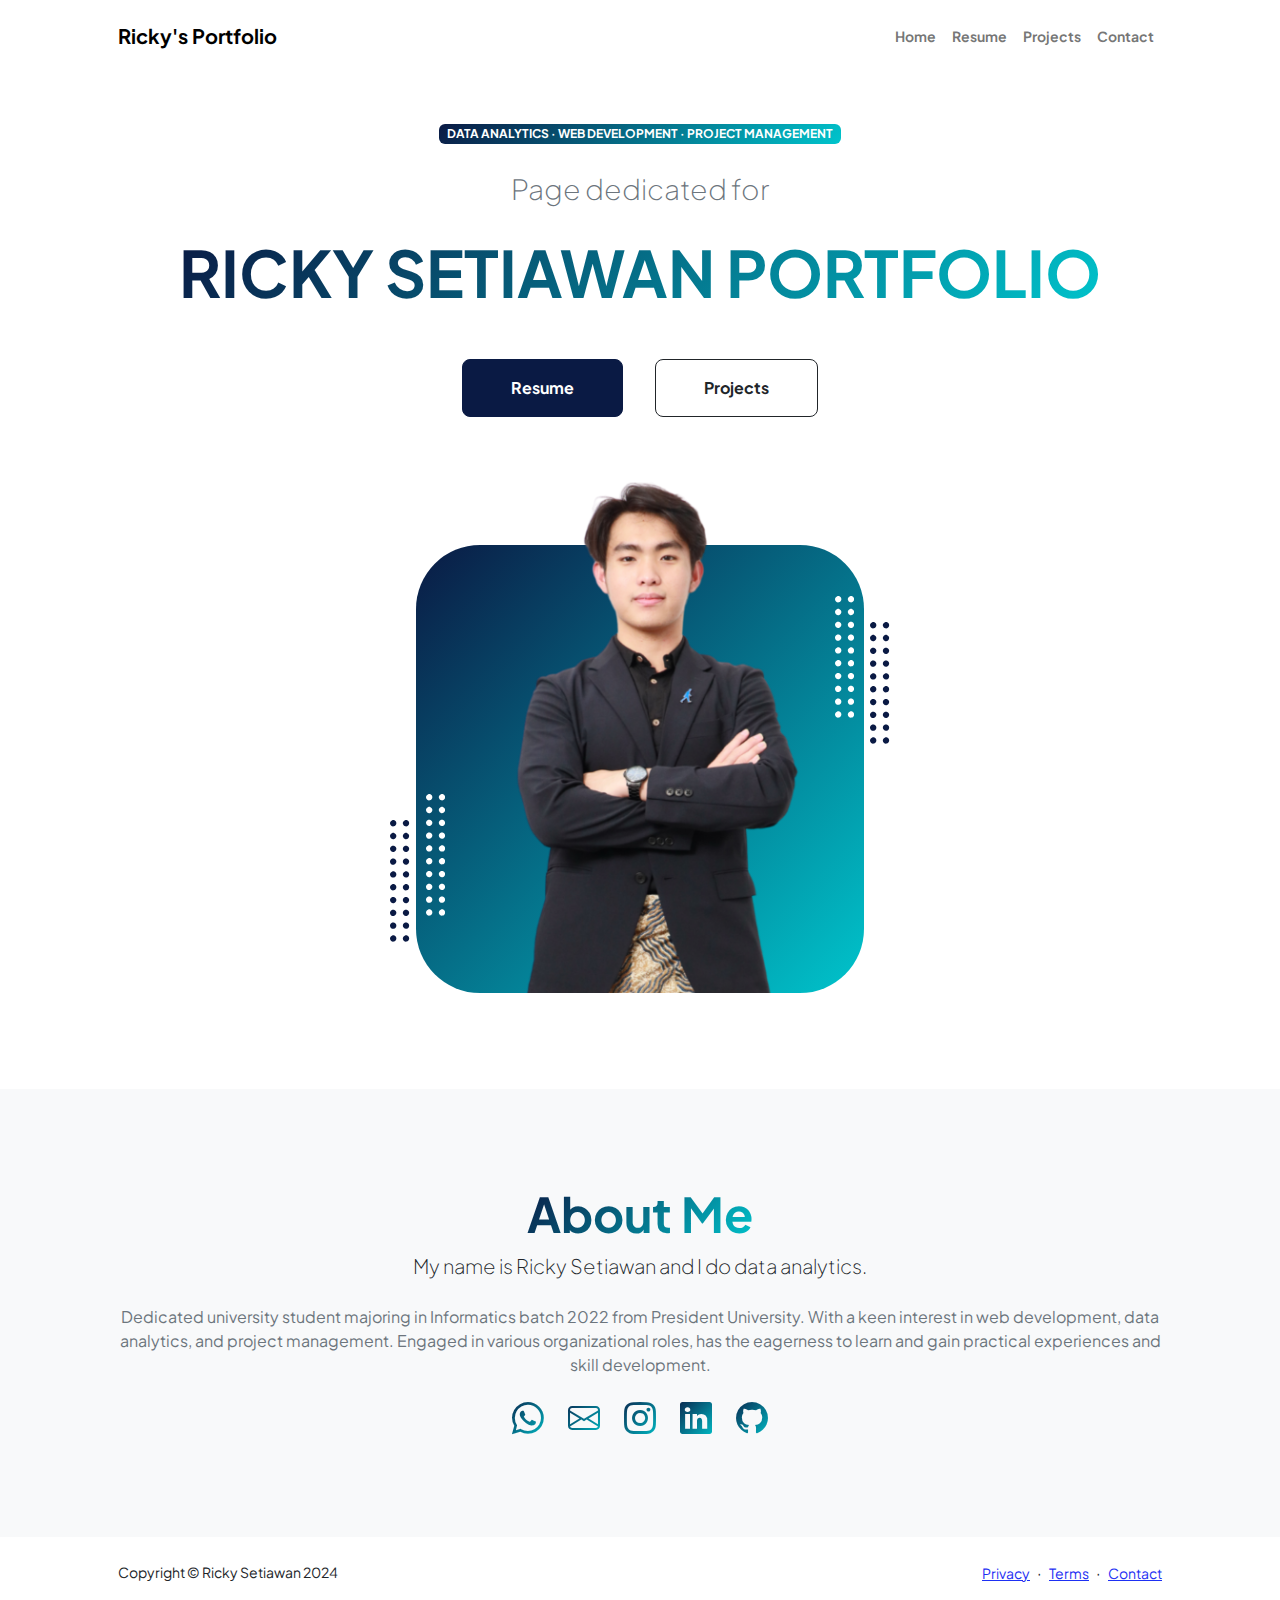
<file: index.html>
<!DOCTYPE html>
<html lang="en" data-bs-theme="dark">
    <head>
        <meta charset="utf-8" />
        <meta name="viewport" content="width=device-width, initial-scale=1, shrink-to-fit=no" />
        <meta name="description" content="" />
        <meta name="author" content="" />
        <title>Personal - Start Bootstrap Theme</title>
        <!-- Favicon-->
        <link rel="icon" type="image/x-icon" href="assets/favicon.ico" />
        <!-- Custom Google font-->
        <link rel="preconnect" href="https://fonts.googleapis.com" />
        <link rel="preconnect" href="https://fonts.gstatic.com" crossorigin />
        <link href="https://fonts.googleapis.com/css2?family=Plus+Jakarta+Sans:wght@100;200;300;400;500;600;700;800;900&amp;display=swap" rel="stylesheet" />
        <!-- Bootstrap icons-->
        <link href="https://cdn.jsdelivr.net/npm/bootstrap@5.3.3/dist/css/bootstrap.min.css" rel="stylesheet" integrity="sha384-QWTKZyjpPEjISv5WaRU9OFeRpok6YctnYmDr5pNlyT2bRjXh0JMhjY6hW+ALEwIH" crossorigin="anonymous">
        <link href="https://cdn.jsdelivr.net/npm/bootstrap-icons@1.8.1/font/bootstrap-icons.css" rel="stylesheet" />
        <!-- Core theme CSS (includes Bootstrap)-->
        <link href="css/styles.css" rel="stylesheet" />
    </head>
    <body class="d-flex flex-column h-100">
        <main class="flex-shrink-0">
            <!-- Navigation-->
            <nav class="navbar navbar-expand-lg navbar-light bg-white py-3">
                <div class="container px-5">
                    <a class="navbar-brand" href="index.html"><span class="fw-bolder text-primary">Ricky's Portfolio</span></a>
                    <button class="navbar-toggler" type="button" data-bs-toggle="collapse" data-bs-target="#navbarSupportedContent" aria-controls="navbarSupportedContent" aria-expanded="false" aria-label="Toggle navigation"><span class="navbar-toggler-icon"></span></button>
                    <div class="collapse navbar-collapse" id="navbarSupportedContent">
                        <ul class="navbar-nav ms-auto mb-2 mb-lg-0 small fw-bolder">
                            <li class="nav-item"><a class="nav-link" href="index.html">Home</a></li>
                            <li class="nav-item"><a class="nav-link" href="resume.html">Resume</a></li>
                            <li class="nav-item"><a class="nav-link" href="projects.html">Projects</a></li>
                            <li class="nav-item"><a class="nav-link" href="#contactblock">Contact</a></li>
                        </ul>
                    </div>
                </div>
            </nav>
            <!-- Header-->
            <header class="py-5">
                <div class="container px-5 pb-5">
                    <div class="row gx-5 align-items-center">
                        <div class="col-xxl-5">
                            <!-- Header text content-->
                            <div class="text-center text-xxl-start">
                                <div class="badge bg-gradient-primary-to-secondary text-white mb-4"><div class="text-uppercase">Data analytics &middot; Web Development &middot; Project Management</div></div>
                                <div class="fs-3 fw-light text-muted">Page dedicated for</div><br>
                                <h1 class="display-3 fw-bolder mb-5"><span class="text-gradient d-inline">RICKY SETIAWAN PORTFOLIO</span></h1>
                                <div class="d-grid gap-3 d-sm-flex justify-content-sm-center justify-content-xxl-start mb-3">
                                    <a class="btn btn-primary btn-lg px-5 py-3 me-sm-3 fs-6 fw-bolder" href="resume.html">Resume</a>
                                    <a class="btn btn-outline-dark btn-lg px-5 py-3 fs-6 fw-bolder" href="projects.html">Projects</a>
                                </div>
                            </div>
                        </div>
                        <div class="col-xxl-7">
                            <!-- Header profile picture-->
                            <div class="d-flex justify-content-center mt-5 mt-xxl-0">
                                <div class="profile bg-gradient-primary-to-secondary">
                                    <!-- TIP: For best results, use a photo with a transparent background like the demo example below-->
                                    <!-- Watch a tutorial on how to do this on YouTube (link)-->
                                    <img class="profile-img" src="assets/ricky png web.png" alt="..." />
                                    <div class="dots-1">
                                        <!-- SVG Dots-->
                                        <svg version="1.1" xmlns="http://www.w3.org/2000/svg" xmlns:xlink="http://www.w3.org/1999/xlink" x="0px" y="0px" viewBox="0 0 191.6 1215.4" style="enable-background: new 0 0 191.6 1215.4" xml:space="preserve">
                                            <g transform="translate(0.000000,1280.000000) scale(0.100000,-0.100000)">
                                                <path d="M227.7,12788.6c-105-35-200-141-222-248c-43-206,163-412,369-369c155,32,275,190,260,339c-11,105-90,213-190,262        C383.7,12801.6,289.7,12808.6,227.7,12788.6z"></path>
                                                <path d="M1507.7,12788.6c-151-50-253-216-222-362c25-119,136-230,254-255c194-41,395,142,375,339c-11,105-90,213-190,262        C1663.7,12801.6,1569.7,12808.6,1507.7,12788.6z"></path>
                                                <path d="M227.7,11508.6c-105-35-200-141-222-248c-43-206,163-412,369-369c155,32,275,190,260,339c-11,105-90,213-190,262        C383.7,11521.6,289.7,11528.6,227.7,11508.6z"></path>
                                                <path d="M1507.7,11508.6c-151-50-253-216-222-362c25-119,136-230,254-255c194-41,395,142,375,339c-11,105-90,213-190,262        C1663.7,11521.6,1569.7,11528.6,1507.7,11508.6z"></path>
                                                <path d="M227.7,10228.6c-105-35-200-141-222-248c-43-206,163-412,369-369c155,32,275,190,260,339c-11,105-90,213-190,262        C383.7,10241.6,289.7,10248.6,227.7,10228.6z"></path>
                                                <path d="M1507.7,10228.6c-105-35-200-141-222-248c-43-206,163-412,369-369c155,32,275,190,260,339c-11,105-90,213-190,262        C1663.7,10241.6,1569.7,10248.6,1507.7,10228.6z"></path>
                                                <path d="M227.7,8948.6c-105-35-200-141-222-248c-43-206,163-412,369-369c155,32,275,190,260,339c-11,105-90,213-190,262        C383.7,8961.6,289.7,8968.6,227.7,8948.6z"></path>
                                                <path d="M1507.7,8948.6c-105-35-200-141-222-248c-43-206,163-412,369-369c155,32,275,190,260,339c-11,105-90,213-190,262        C1663.7,8961.6,1569.7,8968.6,1507.7,8948.6z"></path>
                                                <path d="M227.7,7668.6c-105-35-200-141-222-248c-43-206,163-412,369-369c155,32,275,190,260,339c-11,105-90,213-190,262        C383.7,7681.6,289.7,7688.6,227.7,7668.6z"></path>
                                                <path d="M1507.7,7668.6c-105-35-200-141-222-248c-43-206,163-412,369-369c155,32,275,190,260,339c-11,105-90,213-190,262        C1663.7,7681.6,1569.7,7688.6,1507.7,7668.6z"></path>
                                                <path d="M227.7,6388.6c-105-35-200-141-222-248c-43-206,163-412,369-369c155,32,275,190,260,339c-11,105-90,213-190,262        C383.7,6401.6,289.7,6408.6,227.7,6388.6z"></path>
                                                <path d="M1507.7,6388.6c-105-35-200-141-222-248c-43-206,163-412,369-369c155,32,275,190,260,339c-11,105-90,213-190,262        C1663.7,6401.6,1569.7,6408.6,1507.7,6388.6z"></path>
                                                <path d="M227.7,5108.6c-105-35-200-141-222-248c-43-206,163-412,369-369c155,32,275,190,260,339c-11,105-90,213-190,262        C383.7,5121.6,289.7,5128.6,227.7,5108.6z"></path>
                                                <path d="M1507.7,5108.6c-105-35-200-141-222-248c-43-206,163-412,369-369c155,32,275,190,260,339c-11,105-90,213-190,262        C1663.7,5121.6,1569.7,5128.6,1507.7,5108.6z"></path>
                                                <path d="M227.7,3828.6c-105-35-200-141-222-248c-43-206,163-412,369-369c155,32,275,190,260,339c-11,105-90,213-190,262        C383.7,3841.6,289.7,3848.6,227.7,3828.6z"></path>
                                                <path d="M1507.7,3828.6c-105-35-200-141-222-248c-43-206,163-412,369-369c155,32,275,190,260,339c-11,105-90,213-190,262        C1663.7,3841.6,1569.7,3848.6,1507.7,3828.6z"></path>
                                                <path d="M227.7,2548.6c-105-35-200-141-222-248c-43-206,163-412,369-369c155,32,275,190,260,339c-11,105-90,213-190,262        C383.7,2561.6,289.7,2568.6,227.7,2548.6z"></path>
                                                <path d="M1507.7,2548.6c-105-35-200-141-222-248c-43-206,163-412,369-369c155,32,275,190,260,339c-11,105-90,213-190,262        C1663.7,2561.6,1569.7,2568.6,1507.7,2548.6z"></path>
                                                <path d="M227.7,1268.6c-105-35-200-141-222-248c-43-206,163-412,369-369c155,32,275,190,260,339c-11,105-90,213-190,262        C383.7,1281.6,289.7,1288.6,227.7,1268.6z"></path>
                                                <path d="M1507.7,1268.6c-105-35-200-141-222-248c-43-206,163-412,369-369c155,32,275,190,260,339c-11,105-90,213-190,262        C1663.7,1281.6,1569.7,1288.6,1507.7,1268.6z"></path>
                                            </g>
                                        </svg>
                                        <!-- END of SVG dots-->
                                    </div>
                                    <div class="dots-2">
                                        <!-- SVG Dots-->
                                        <svg version="1.1" xmlns="http://www.w3.org/2000/svg" xmlns:xlink="http://www.w3.org/1999/xlink" x="0px" y="0px" viewBox="0 0 191.6 1215.4" style="enable-background: new 0 0 191.6 1215.4" xml:space="preserve">
                                            <g transform="translate(0.000000,1280.000000) scale(0.100000,-0.100000)">
                                                <path d="M227.7,12788.6c-105-35-200-141-222-248c-43-206,163-412,369-369c155,32,275,190,260,339c-11,105-90,213-190,262        C383.7,12801.6,289.7,12808.6,227.7,12788.6z"></path>
                                                <path d="M1507.7,12788.6c-151-50-253-216-222-362c25-119,136-230,254-255c194-41,395,142,375,339c-11,105-90,213-190,262        C1663.7,12801.6,1569.7,12808.6,1507.7,12788.6z"></path>
                                                <path d="M227.7,11508.6c-105-35-200-141-222-248c-43-206,163-412,369-369c155,32,275,190,260,339c-11,105-90,213-190,262        C383.7,11521.6,289.7,11528.6,227.7,11508.6z"></path>
                                                <path d="M1507.7,11508.6c-151-50-253-216-222-362c25-119,136-230,254-255c194-41,395,142,375,339c-11,105-90,213-190,262        C1663.7,11521.6,1569.7,11528.6,1507.7,11508.6z"></path>
                                                <path d="M227.7,10228.6c-105-35-200-141-222-248c-43-206,163-412,369-369c155,32,275,190,260,339c-11,105-90,213-190,262        C383.7,10241.6,289.7,10248.6,227.7,10228.6z"></path>
                                                <path d="M1507.7,10228.6c-105-35-200-141-222-248c-43-206,163-412,369-369c155,32,275,190,260,339c-11,105-90,213-190,262        C1663.7,10241.6,1569.7,10248.6,1507.7,10228.6z"></path>
                                                <path d="M227.7,8948.6c-105-35-200-141-222-248c-43-206,163-412,369-369c155,32,275,190,260,339c-11,105-90,213-190,262        C383.7,8961.6,289.7,8968.6,227.7,8948.6z"></path>
                                                <path d="M1507.7,8948.6c-105-35-200-141-222-248c-43-206,163-412,369-369c155,32,275,190,260,339c-11,105-90,213-190,262        C1663.7,8961.6,1569.7,8968.6,1507.7,8948.6z"></path>
                                                <path d="M227.7,7668.6c-105-35-200-141-222-248c-43-206,163-412,369-369c155,32,275,190,260,339c-11,105-90,213-190,262        C383.7,7681.6,289.7,7688.6,227.7,7668.6z"></path>
                                                <path d="M1507.7,7668.6c-105-35-200-141-222-248c-43-206,163-412,369-369c155,32,275,190,260,339c-11,105-90,213-190,262        C1663.7,7681.6,1569.7,7688.6,1507.7,7668.6z"></path>
                                                <path d="M227.7,6388.6c-105-35-200-141-222-248c-43-206,163-412,369-369c155,32,275,190,260,339c-11,105-90,213-190,262        C383.7,6401.6,289.7,6408.6,227.7,6388.6z"></path>
                                                <path d="M1507.7,6388.6c-105-35-200-141-222-248c-43-206,163-412,369-369c155,32,275,190,260,339c-11,105-90,213-190,262        C1663.7,6401.6,1569.7,6408.6,1507.7,6388.6z"></path>
                                                <path d="M227.7,5108.6c-105-35-200-141-222-248c-43-206,163-412,369-369c155,32,275,190,260,339c-11,105-90,213-190,262        C383.7,5121.6,289.7,5128.6,227.7,5108.6z"></path>
                                                <path d="M1507.7,5108.6c-105-35-200-141-222-248c-43-206,163-412,369-369c155,32,275,190,260,339c-11,105-90,213-190,262        C1663.7,5121.6,1569.7,5128.6,1507.7,5108.6z"></path>
                                                <path d="M227.7,3828.6c-105-35-200-141-222-248c-43-206,163-412,369-369c155,32,275,190,260,339c-11,105-90,213-190,262        C383.7,3841.6,289.7,3848.6,227.7,3828.6z"></path>
                                                <path d="M1507.7,3828.6c-105-35-200-141-222-248c-43-206,163-412,369-369c155,32,275,190,260,339c-11,105-90,213-190,262        C1663.7,3841.6,1569.7,3848.6,1507.7,3828.6z"></path>
                                                <path d="M227.7,2548.6c-105-35-200-141-222-248c-43-206,163-412,369-369c155,32,275,190,260,339c-11,105-90,213-190,262        C383.7,2561.6,289.7,2568.6,227.7,2548.6z"></path>
                                                <path d="M1507.7,2548.6c-105-35-200-141-222-248c-43-206,163-412,369-369c155,32,275,190,260,339c-11,105-90,213-190,262        C1663.7,2561.6,1569.7,2568.6,1507.7,2548.6z"></path>
                                                <path d="M227.7,1268.6c-105-35-200-141-222-248c-43-206,163-412,369-369c155,32,275,190,260,339c-11,105-90,213-190,262        C383.7,1281.6,289.7,1288.6,227.7,1268.6z"></path>
                                                <path d="M1507.7,1268.6c-105-35-200-141-222-248c-43-206,163-412,369-369c155,32,275,190,260,339c-11,105-90,213-190,262        C1663.7,1281.6,1569.7,1288.6,1507.7,1268.6z"></path>
                                            </g>
                                        </svg>
                                        <!-- END of SVG dots-->
                                    </div>
                                    <div class="dots-3">
                                        <!-- SVG Dots-->
                                        <svg version="1.1" xmlns="http://www.w3.org/2000/svg" xmlns:xlink="http://www.w3.org/1999/xlink" x="0px" y="0px" viewBox="0 0 191.6 1215.4" style="enable-background: new 0 0 191.6 1215.4" xml:space="preserve">
                                            <g transform="translate(0.000000,1280.000000) scale(0.100000,-0.100000)">
                                                <path d="M227.7,12788.6c-105-35-200-141-222-248c-43-206,163-412,369-369c155,32,275,190,260,339c-11,105-90,213-190,262        C383.7,12801.6,289.7,12808.6,227.7,12788.6z"></path>
                                                <path d="M1507.7,12788.6c-151-50-253-216-222-362c25-119,136-230,254-255c194-41,395,142,375,339c-11,105-90,213-190,262        C1663.7,12801.6,1569.7,12808.6,1507.7,12788.6z"></path>
                                                <path d="M227.7,11508.6c-105-35-200-141-222-248c-43-206,163-412,369-369c155,32,275,190,260,339c-11,105-90,213-190,262        C383.7,11521.6,289.7,11528.6,227.7,11508.6z"></path>
                                                <path d="M1507.7,11508.6c-151-50-253-216-222-362c25-119,136-230,254-255c194-41,395,142,375,339c-11,105-90,213-190,262        C1663.7,11521.6,1569.7,11528.6,1507.7,11508.6z"></path>
                                                <path d="M227.7,10228.6c-105-35-200-141-222-248c-43-206,163-412,369-369c155,32,275,190,260,339c-11,105-90,213-190,262        C383.7,10241.6,289.7,10248.6,227.7,10228.6z"></path>
                                                <path d="M1507.7,10228.6c-105-35-200-141-222-248c-43-206,163-412,369-369c155,32,275,190,260,339c-11,105-90,213-190,262        C1663.7,10241.6,1569.7,10248.6,1507.7,10228.6z"></path>
                                                <path d="M227.7,8948.6c-105-35-200-141-222-248c-43-206,163-412,369-369c155,32,275,190,260,339c-11,105-90,213-190,262        C383.7,8961.6,289.7,8968.6,227.7,8948.6z"></path>
                                                <path d="M1507.7,8948.6c-105-35-200-141-222-248c-43-206,163-412,369-369c155,32,275,190,260,339c-11,105-90,213-190,262        C1663.7,8961.6,1569.7,8968.6,1507.7,8948.6z"></path>
                                                <path d="M227.7,7668.6c-105-35-200-141-222-248c-43-206,163-412,369-369c155,32,275,190,260,339c-11,105-90,213-190,262        C383.7,7681.6,289.7,7688.6,227.7,7668.6z"></path>
                                                <path d="M1507.7,7668.6c-105-35-200-141-222-248c-43-206,163-412,369-369c155,32,275,190,260,339c-11,105-90,213-190,262        C1663.7,7681.6,1569.7,7688.6,1507.7,7668.6z"></path>
                                                <path d="M227.7,6388.6c-105-35-200-141-222-248c-43-206,163-412,369-369c155,32,275,190,260,339c-11,105-90,213-190,262        C383.7,6401.6,289.7,6408.6,227.7,6388.6z"></path>
                                                <path d="M1507.7,6388.6c-105-35-200-141-222-248c-43-206,163-412,369-369c155,32,275,190,260,339c-11,105-90,213-190,262        C1663.7,6401.6,1569.7,6408.6,1507.7,6388.6z"></path>
                                                <path d="M227.7,5108.6c-105-35-200-141-222-248c-43-206,163-412,369-369c155,32,275,190,260,339c-11,105-90,213-190,262        C383.7,5121.6,289.7,5128.6,227.7,5108.6z"></path>
                                                <path d="M1507.7,5108.6c-105-35-200-141-222-248c-43-206,163-412,369-369c155,32,275,190,260,339c-11,105-90,213-190,262        C1663.7,5121.6,1569.7,5128.6,1507.7,5108.6z"></path>
                                                <path d="M227.7,3828.6c-105-35-200-141-222-248c-43-206,163-412,369-369c155,32,275,190,260,339c-11,105-90,213-190,262        C383.7,3841.6,289.7,3848.6,227.7,3828.6z"></path>
                                                <path d="M1507.7,3828.6c-105-35-200-141-222-248c-43-206,163-412,369-369c155,32,275,190,260,339c-11,105-90,213-190,262        C1663.7,3841.6,1569.7,3848.6,1507.7,3828.6z"></path>
                                                <path d="M227.7,2548.6c-105-35-200-141-222-248c-43-206,163-412,369-369c155,32,275,190,260,339c-11,105-90,213-190,262        C383.7,2561.6,289.7,2568.6,227.7,2548.6z"></path>
                                                <path d="M1507.7,2548.6c-105-35-200-141-222-248c-43-206,163-412,369-369c155,32,275,190,260,339c-11,105-90,213-190,262        C1663.7,2561.6,1569.7,2568.6,1507.7,2548.6z"></path>
                                                <path d="M227.7,1268.6c-105-35-200-141-222-248c-43-206,163-412,369-369c155,32,275,190,260,339c-11,105-90,213-190,262        C383.7,1281.6,289.7,1288.6,227.7,1268.6z"></path>
                                                <path d="M1507.7,1268.6c-105-35-200-141-222-248c-43-206,163-412,369-369c155,32,275,190,260,339c-11,105-90,213-190,262        C1663.7,1281.6,1569.7,1288.6,1507.7,1268.6z"></path>
                                            </g>
                                        </svg>
                                        <!-- END of SVG dots-->
                                    </div>
                                    <div class="dots-4">
                                        <!-- SVG Dots-->
                                        <svg version="1.1" xmlns="http://www.w3.org/2000/svg" xmlns:xlink="http://www.w3.org/1999/xlink" x="0px" y="0px" viewBox="0 0 191.6 1215.4" style="enable-background: new 0 0 191.6 1215.4" xml:space="preserve">
                                            <g transform="translate(0.000000,1280.000000) scale(0.100000,-0.100000)">
                                                <path d="M227.7,12788.6c-105-35-200-141-222-248c-43-206,163-412,369-369c155,32,275,190,260,339c-11,105-90,213-190,262        C383.7,12801.6,289.7,12808.6,227.7,12788.6z"></path>
                                                <path d="M1507.7,12788.6c-151-50-253-216-222-362c25-119,136-230,254-255c194-41,395,142,375,339c-11,105-90,213-190,262        C1663.7,12801.6,1569.7,12808.6,1507.7,12788.6z"></path>
                                                <path d="M227.7,11508.6c-105-35-200-141-222-248c-43-206,163-412,369-369c155,32,275,190,260,339c-11,105-90,213-190,262        C383.7,11521.6,289.7,11528.6,227.7,11508.6z"></path>
                                                <path d="M1507.7,11508.6c-151-50-253-216-222-362c25-119,136-230,254-255c194-41,395,142,375,339c-11,105-90,213-190,262        C1663.7,11521.6,1569.7,11528.6,1507.7,11508.6z"></path>
                                                <path d="M227.7,10228.6c-105-35-200-141-222-248c-43-206,163-412,369-369c155,32,275,190,260,339c-11,105-90,213-190,262        C383.7,10241.6,289.7,10248.6,227.7,10228.6z"></path>
                                                <path d="M1507.7,10228.6c-105-35-200-141-222-248c-43-206,163-412,369-369c155,32,275,190,260,339c-11,105-90,213-190,262        C1663.7,10241.6,1569.7,10248.6,1507.7,10228.6z"></path>
                                                <path d="M227.7,8948.6c-105-35-200-141-222-248c-43-206,163-412,369-369c155,32,275,190,260,339c-11,105-90,213-190,262        C383.7,8961.6,289.7,8968.6,227.7,8948.6z"></path>
                                                <path d="M1507.7,8948.6c-105-35-200-141-222-248c-43-206,163-412,369-369c155,32,275,190,260,339c-11,105-90,213-190,262        C1663.7,8961.6,1569.7,8968.6,1507.7,8948.6z"></path>
                                                <path d="M227.7,7668.6c-105-35-200-141-222-248c-43-206,163-412,369-369c155,32,275,190,260,339c-11,105-90,213-190,262        C383.7,7681.6,289.7,7688.6,227.7,7668.6z"></path>
                                                <path d="M1507.7,7668.6c-105-35-200-141-222-248c-43-206,163-412,369-369c155,32,275,190,260,339c-11,105-90,213-190,262        C1663.7,7681.6,1569.7,7688.6,1507.7,7668.6z"></path>
                                                <path d="M227.7,6388.6c-105-35-200-141-222-248c-43-206,163-412,369-369c155,32,275,190,260,339c-11,105-90,213-190,262        C383.7,6401.6,289.7,6408.6,227.7,6388.6z"></path>
                                                <path d="M1507.7,6388.6c-105-35-200-141-222-248c-43-206,163-412,369-369c155,32,275,190,260,339c-11,105-90,213-190,262        C1663.7,6401.6,1569.7,6408.6,1507.7,6388.6z"></path>
                                                <path d="M227.7,5108.6c-105-35-200-141-222-248c-43-206,163-412,369-369c155,32,275,190,260,339c-11,105-90,213-190,262        C383.7,5121.6,289.7,5128.6,227.7,5108.6z"></path>
                                                <path d="M1507.7,5108.6c-105-35-200-141-222-248c-43-206,163-412,369-369c155,32,275,190,260,339c-11,105-90,213-190,262        C1663.7,5121.6,1569.7,5128.6,1507.7,5108.6z"></path>
                                                <path d="M227.7,3828.6c-105-35-200-141-222-248c-43-206,163-412,369-369c155,32,275,190,260,339c-11,105-90,213-190,262        C383.7,3841.6,289.7,3848.6,227.7,3828.6z"></path>
                                                <path d="M1507.7,3828.6c-105-35-200-141-222-248c-43-206,163-412,369-369c155,32,275,190,260,339c-11,105-90,213-190,262        C1663.7,3841.6,1569.7,3848.6,1507.7,3828.6z"></path>
                                                <path d="M227.7,2548.6c-105-35-200-141-222-248c-43-206,163-412,369-369c155,32,275,190,260,339c-11,105-90,213-190,262        C383.7,2561.6,289.7,2568.6,227.7,2548.6z"></path>
                                                <path d="M1507.7,2548.6c-105-35-200-141-222-248c-43-206,163-412,369-369c155,32,275,190,260,339c-11,105-90,213-190,262        C1663.7,2561.6,1569.7,2568.6,1507.7,2548.6z"></path>
                                                <path d="M227.7,1268.6c-105-35-200-141-222-248c-43-206,163-412,369-369c155,32,275,190,260,339c-11,105-90,213-190,262        C383.7,1281.6,289.7,1288.6,227.7,1268.6z"></path>
                                                <path d="M1507.7,1268.6c-105-35-200-141-222-248c-43-206,163-412,369-369c155,32,275,190,260,339c-11,105-90,213-190,262        C1663.7,1281.6,1569.7,1288.6,1507.7,1268.6z"></path>
                                            </g>
                                        </svg>
                                        <!-- END of SVG dots-->
                                    </div>
                                </div>
                            </div>
                        </div>
                    </div>
                </div>
            </header>
            <!-- About Section-->
            <section class="bg-light py-5">
                <div class="container px-5">
                    <div class="row gx-5 justify-content-center">
                        <div class="col-xxl-8">
                            <div class="text-center my-5">
                                <h2 class="display-5 fw-bolder"><span class="text-gradient d-inline">About Me</span></h2>
                                <p class="lead fw-light mb-4">My name is Ricky Setiawan and I do data analytics.</p>
                                <p class="text-muted">Dedicated university student majoring in Informatics batch 2022 from President University. With a keen interest in web development, data analytics, and project management. Engaged in various organizational roles, has the eagerness to learn and gain practical experiences and skill development.</p>
                                <div class="d-flex justify-content-center fs-2 gap-4">
                                    <a class="text-gradient" href="https://wa.me/+6282284364747"><i class="bi bi-whatsapp"></i></a>
                                    <a class="text-gradient" href="mailto:rickyxstwn@gmail.com"><i class="bi bi-envelope"></i></a> 
                                    <a class="text-gradient" href="https://www.instagram.com/rickyse_"><i class="bi bi-instagram"></i></a> 
                                    <a class="text-gradient" href="https://www.linkedin.com/in/ricky-setiawan1"><i class="bi bi-linkedin"></i></a>
                                    <a class="text-gradient" href="https://www.github.com/Rickyisongithub"><i class="bi bi-github"></i></a>
                                </div>
                            </div>
                        </div>
                    </div>
                </div>
            </section>
        </main>
        <!-- Footer-->
        <footer class="bg-white py-4 mt-auto" id="contactblock">
            <div class="container px-5">
                <div class="row align-items-center justify-content-between flex-column flex-sm-row">
                    <div class="col-auto"><div class="small m-0">Copyright &copy; Ricky Setiawan 2024</div></div>
                    <div class="col-auto">
                        <a class="small" href="#!">Privacy</a>
                        <span class="mx-1">&middot;</span>
                        <a class="small" href="#!">Terms</a>
                        <span class="mx-1">&middot;</span>
                        <a class="small" href="#!">Contact</a>
                    </div>
                </div>
            </div>
        </footer>
        <!-- Bootstrap core JS-->
        <script src="https://cdn.jsdelivr.net/npm/bootstrap@5.2.3/dist/js/bootstrap.bundle.min.js"></script>
        <!-- Core theme JS-->
        <script src="js/scripts.js"></script>
    </body>
</html>
</file>
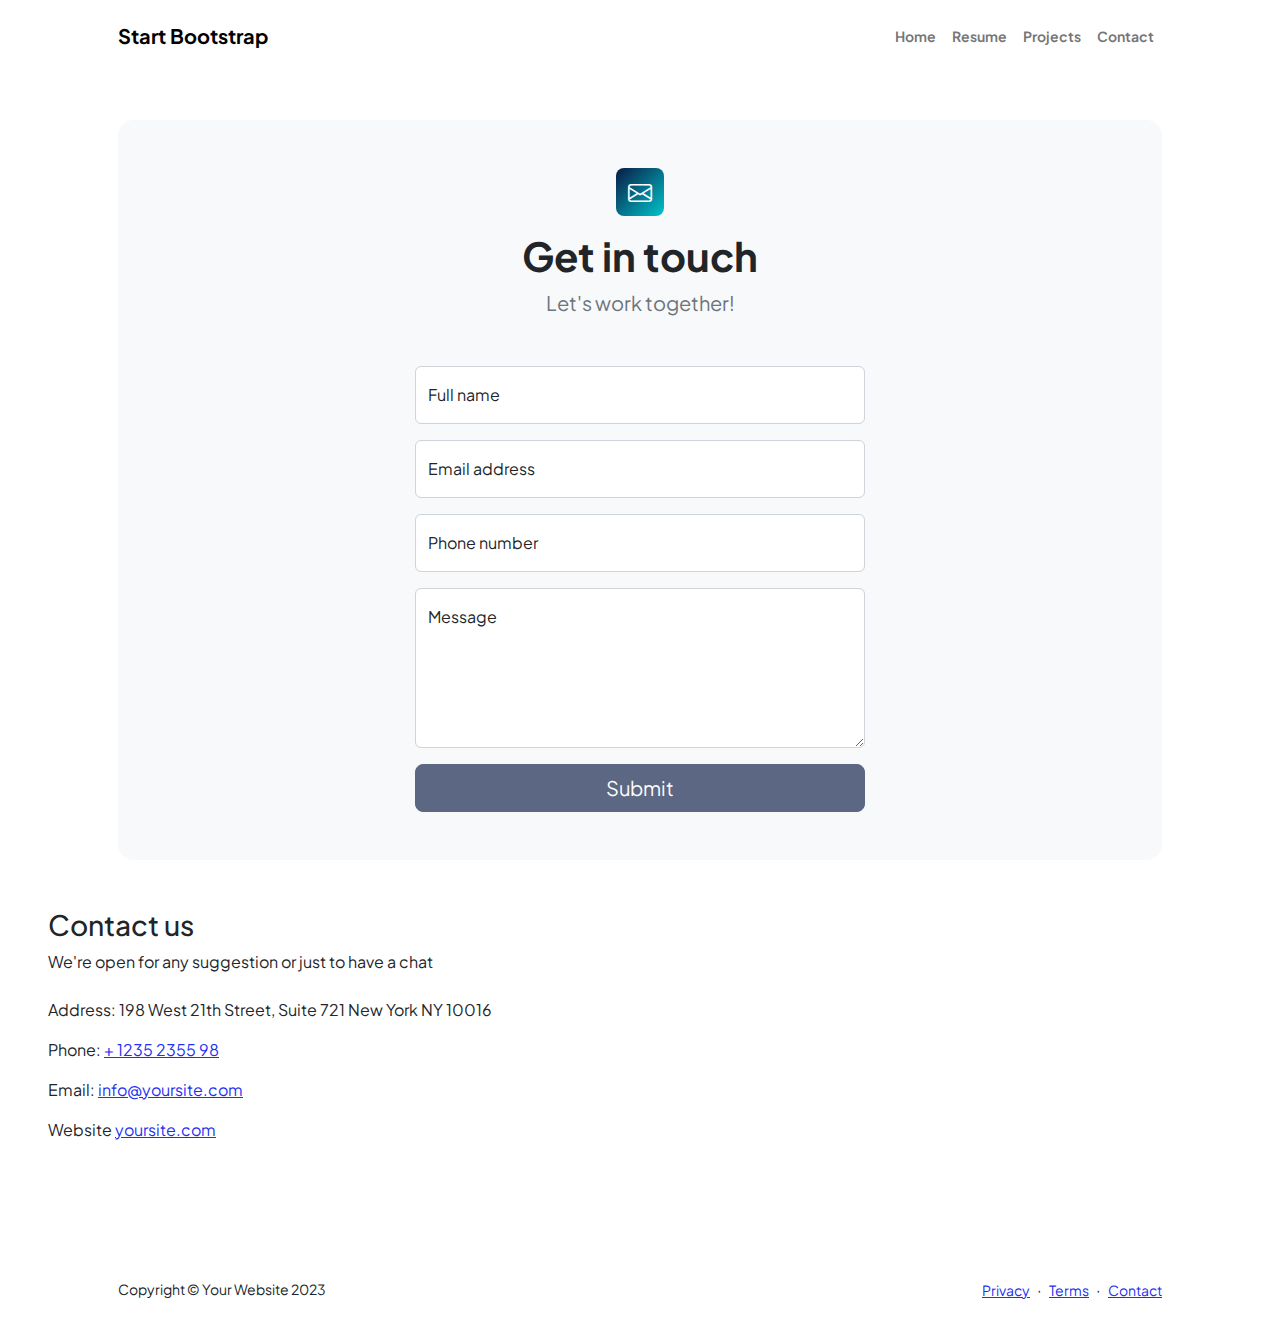
<file: contact.html>
<!DOCTYPE html>
<html lang="en">
    <head>
        <meta charset="utf-8" />
        <meta name="viewport" content="width=device-width, initial-scale=1, shrink-to-fit=no" />
        <meta name="description" content />
        <meta name="author" content />
        <title>Modern Business - Start Bootstrap Template</title>
        <!-- Favicon-->
        <link rel="icon" type="image/x-icon" href="assets/favicon.ico" />
        <!-- Custom Google font-->
        <link rel="preconnect" href="https://fonts.googleapis.com" />
        <link rel="preconnect" href="https://fonts.gstatic.com" crossorigin />
        <link href="https://fonts.googleapis.com/css2?family=Plus+Jakarta+Sans:wght@100;200;300;400;500;600;700;800;900&amp;display=swap" rel="stylesheet" />
        <!-- Bootstrap icons-->
        <link href="https://cdn.jsdelivr.net/npm/bootstrap@5.3.3/dist/css/bootstrap.min.css" rel="stylesheet" integrity="sha384-QWTKZyjpPEjISv5WaRU9OFeRpok6YctnYmDr5pNlyT2bRjXh0JMhjY6hW+ALEwIH" crossorigin="anonymous">
        <link href="https://cdn.jsdelivr.net/npm/bootstrap-icons@1.8.1/font/bootstrap-icons.css" rel="stylesheet" />
        <!-- Core theme CSS (includes Bootstrap)-->
        <link href="css/styles.css" rel="stylesheet" />
    </head>
    <body class="d-flex flex-column">
        <main class="flex-shrink-0">
            <!-- Navigation-->
            <nav class="navbar navbar-expand-lg navbar-light bg-white py-3">
                <div class="container px-5">
                    <a class="navbar-brand" href="index.html"><span class="fw-bolder text-primary">Start Bootstrap</span></a>
                    <button class="navbar-toggler" type="button" data-bs-toggle="collapse" data-bs-target="#navbarSupportedContent" aria-controls="navbarSupportedContent" aria-expanded="false" aria-label="Toggle navigation"><span class="navbar-toggler-icon"></span></button>
                    <div class="collapse navbar-collapse" id="navbarSupportedContent">
                        <ul class="navbar-nav ms-auto mb-2 mb-lg-0 small fw-bolder">
                            <li class="nav-item"><a class="nav-link" href="index.html">Home</a></li>
                            <li class="nav-item"><a class="nav-link" href="resume.html">Resume</a></li>
                            <li class="nav-item"><a class="nav-link" href="projects.html">Projects</a></li>
                            <li class="nav-item"><a class="nav-link" href="contact.html">Contact</a></li>
                        </ul>
                    </div>
                </div>
            </nav>
            <!-- Page content-->
            <section class="py-5">
                <div class="container px-5">
                    <!-- Contact form-->
                    <div class="bg-light rounded-4 py-5 px-4 px-md-5">
                        <div class="text-center mb-5">
                            <div class="feature bg-primary bg-gradient-primary-to-secondary text-white rounded-3 mb-3"><i class="bi bi-envelope"></i></div>
                            <h1 class="fw-bolder">Get in touch</h1>
                            <p class="lead fw-normal text-muted mb-0">Let's work together!</p>
                        </div>
                        <div class="row gx-5 justify-content-center">
                            <div class="col-lg-8 col-xl-6">
                                <!-- * * * * * * * * * * * * * * *-->
                                <!-- * * SB Forms Contact Form * *-->
                                <!-- * * * * * * * * * * * * * * *-->
                                <!-- This form is pre-integrated with SB Forms.-->
                                <!-- To make this form functional, sign up at-->
                                <!-- https://startbootstrap.com/solution/contact-forms-->
                                <!-- to get an API token!-->
                                <form id="contactForm" data-sb-form-api-token="API_TOKEN">
                                    <!-- Name input-->
                                    <div class="form-floating mb-3">
                                        <input class="form-control" id="name" type="text" placeholder="Enter your name..." data-sb-validations="required" />
                                        <label for="name">Full name</label>
                                        <div class="invalid-feedback" data-sb-feedback="name:required">A name is required.</div>
                                    </div>
                                    <!-- Email address input-->
                                    <div class="form-floating mb-3">
                                        <input class="form-control" id="email" type="email" placeholder="name@example.com" data-sb-validations="required,email" />
                                        <label for="email">Email address</label>
                                        <div class="invalid-feedback" data-sb-feedback="email:required">An email is required.</div>
                                        <div class="invalid-feedback" data-sb-feedback="email:email">Email is not valid.</div>
                                    </div>
                                    <!-- Phone number input-->
                                    <div class="form-floating mb-3">
                                        <input class="form-control" id="phone" type="tel" placeholder="(123) 456-7890" data-sb-validations="required" />
                                        <label for="phone">Phone number</label>
                                        <div class="invalid-feedback" data-sb-feedback="phone:required">A phone number is required.</div>
                                    </div>
                                    <!-- Message input-->
                                    <div class="form-floating mb-3">
                                        <textarea class="form-control" id="message" type="text" placeholder="Enter your message here..." style="height: 10rem" data-sb-validations="required"></textarea>
                                        <label for="message">Message</label>
                                        <div class="invalid-feedback" data-sb-feedback="message:required">A message is required.</div>
                                    </div>
                                    <!-- Submit success message-->
                                    <!---->
                                    <!-- This is what your users will see when the form-->
                                    <!-- has successfully submitted-->
                                    <div class="d-none" id="submitSuccessMessage">
                                        <div class="text-center mb-3">
                                            <div class="fw-bolder">Form submission successful!</div>
                                            To activate this form, sign up at
                                            <br />
                                            <a href="https://startbootstrap.com/solution/contact-forms">https://startbootstrap.com/solution/contact-forms</a>
                                        </div>
                                    </div>
                                    <!-- Submit error message-->
                                    <!---->
                                    <!-- This is what your users will see when there is-->
                                    <!-- an error submitting the form-->
                                    <div class="d-none" id="submitErrorMessage"><div class="text-center text-danger mb-3">Error sending message!</div></div>
                                    <!-- Submit Button-->
                                    <div class="d-grid"><button class="btn btn-primary btn-lg disabled" id="submitButton" type="submit">Submit</button></div>
                                </form>
                            </div>
                        </div>
                    </div>
                </div>

                <div class="info-wrap w-100 p-lg-5 p-4 img">
                    <h3>Contact us</h3>
                    <p class="mb-4">We're open for any suggestion or just to have a chat</p>
                    <div class="dbox w-100 d-flex align-items-start">
                    <div class="icon d-flex align-items-center justify-content-center">
                    <span class="fa fa-map-marker"></span>
                    </div>
                    <div class="text pl-3">
                    <p><span>Address:</span> 198 West 21th Street, Suite 721 New York NY 10016</p>
                    </div>
                    </div>
                    <div class="dbox w-100 d-flex align-items-center">
                    <div class="icon d-flex align-items-center justify-content-center">
                    <span class="fa fa-phone"></span>
                    </div>
                    <div class="text pl-3">
                    <p><span>Phone:</span> <a href="tel://1234567920">+ 1235 2355 98</a></p>
                    </div>
                    </div>
                    <div class="dbox w-100 d-flex align-items-center">
                    <div class="icon d-flex align-items-center justify-content-center">
                    <span class="fa fa-paper-plane"></span>
                    </div>
                    <div class="text pl-3">
                    <p><span>Email:</span> <a href="mailto:info@yoursite.com">info@yoursite.com</a></p>
                    </div>
                    </div>
                    <div class="dbox w-100 d-flex align-items-center">
                    <div class="icon d-flex align-items-center justify-content-center">
                    <span class="fa fa-globe"></span>
                    </div>
                    <div class="text pl-3">
                    <p><span>Website</span> <a href="#">yoursite.com</a></p>
                    </div>
                    </div>
                    </div>
            </section>


        </main>
        <!-- Footer-->
        <footer class="bg-white py-4 mt-auto">
            <div class="container px-5">
                <div class="row align-items-center justify-content-between flex-column flex-sm-row">
                    <div class="col-auto"><div class="small m-0">Copyright &copy; Your Website 2023</div></div>
                    <div class="col-auto">
                        <a class="small" href="#!">Privacy</a>
                        <span class="mx-1">&middot;</span>
                        <a class="small" href="#!">Terms</a>
                        <span class="mx-1">&middot;</span>
                        <a class="small" href="#!">Contact</a>
                    </div>
                </div>
            </div>
        </footer>
        <!-- Bootstrap core JS-->
        <script src="https://cdn.jsdelivr.net/npm/bootstrap@5.2.3/dist/js/bootstrap.bundle.min.js"></script>
        <!-- Core theme JS-->
        <script src="js/scripts.js"></script>
        <!-- * * * * * * * * * * * * * * * * * * * * * * * * * * * * * * * * * * * * * * * *-->
        <!-- * *                               SB Forms JS                               * *-->
        <!-- * * Activate your form at https://startbootstrap.com/solution/contact-forms * *-->
        <!-- * * * * * * * * * * * * * * * * * * * * * * * * * * * * * * * * * * * * * * * *-->
        <script src="https://cdn.startbootstrap.com/sb-forms-latest.js"></script>
    </body>
</html>
</file>
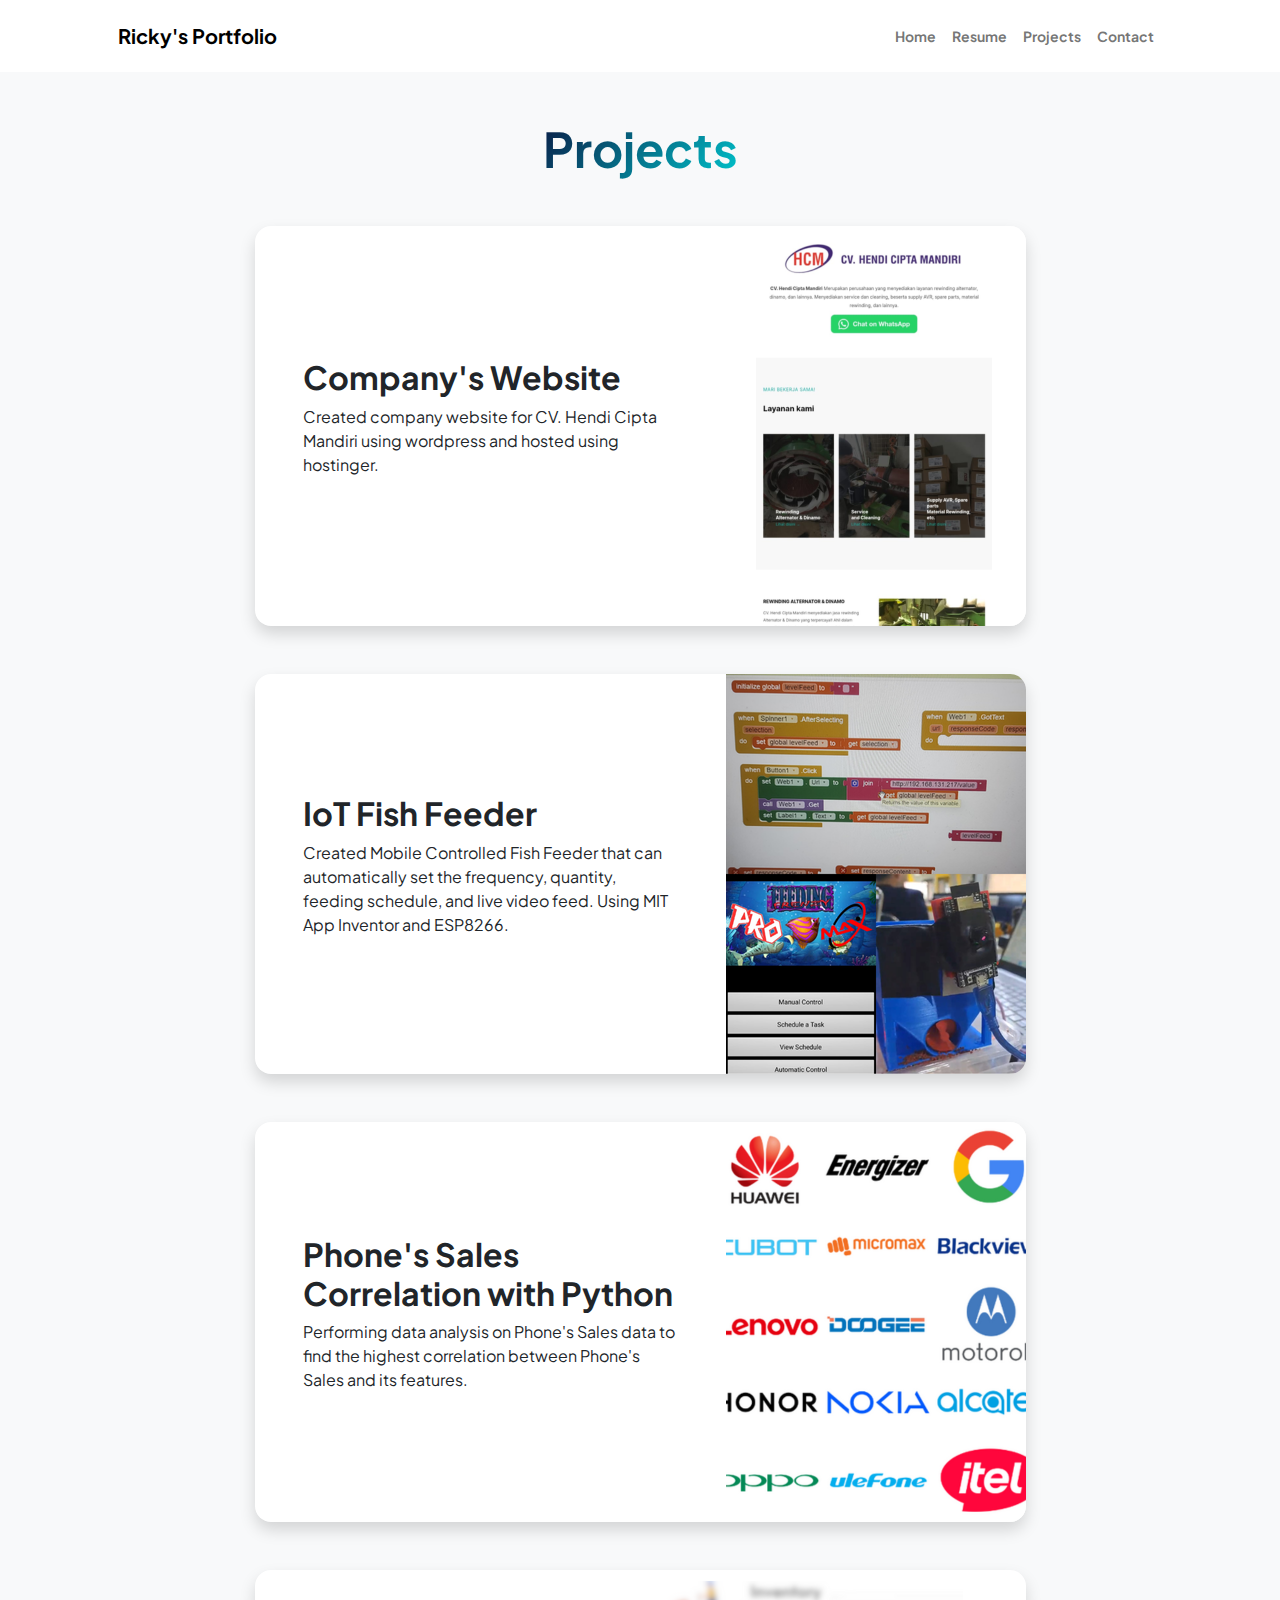
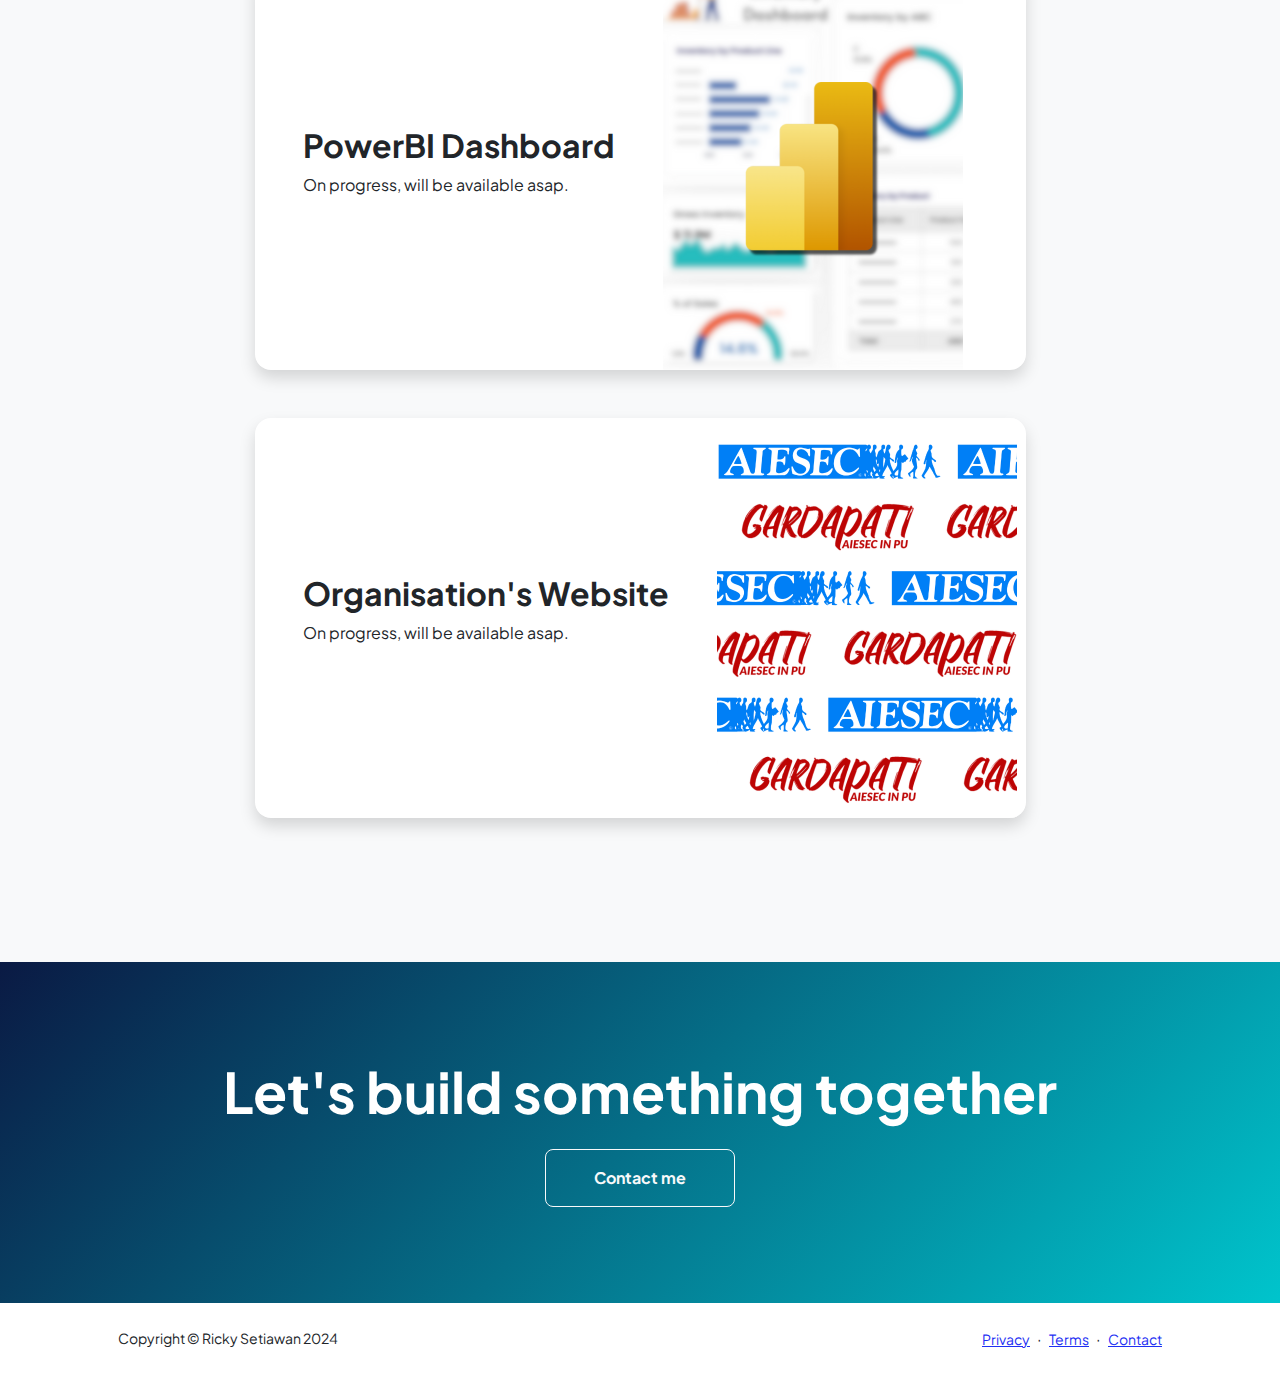
<file: projects.html>
<!DOCTYPE html>
<html lang="en">
    <head>
        <meta charset="utf-8" />
        <meta name="viewport" content="width=device-width, initial-scale=1, shrink-to-fit=no" />
        <meta name="description" content="" />
        <meta name="author" content="" />
        <title>Ricky Setiawan Portfolio</title>
        <!-- Favicon-->
        <link rel="icon" type="image/x-icon" href="assets/favicon.ico" />
        <!-- Custom Google font-->
        <link rel="preconnect" href="https://fonts.googleapis.com" />
        <link rel="preconnect" href="https://fonts.gstatic.com" crossorigin />
        <link href="https://fonts.googleapis.com/css2?family=Plus+Jakarta+Sans:wght@100;200;300;400;500;600;700;800;900&amp;display=swap" rel="stylesheet" />
        <!-- Bootstrap icons-->
        <link href="https://cdn.jsdelivr.net/npm/bootstrap-icons@1.8.1/font/bootstrap-icons.css" rel="stylesheet" />
        <!-- Core theme CSS (includes Bootstrap)-->
        <link href="css/styles.css" rel="stylesheet" />
    </head>
    <body class="d-flex flex-column h-100 bg-light">
        <main class="flex-shrink-0">
            <!-- Navigation-->
            <nav class="navbar navbar-expand-lg navbar-light bg-white py-3">
                <div class="container px-5">
                    <a class="navbar-brand" href="index.html"><span class="fw-bolder text-primary">Ricky's Portfolio</span></a>
                    <button class="navbar-toggler" type="button" data-bs-toggle="collapse" data-bs-target="#navbarSupportedContent" aria-controls="navbarSupportedContent" aria-expanded="false" aria-label="Toggle navigation"><span class="navbar-toggler-icon"></span></button>
                    <div class="collapse navbar-collapse" id="navbarSupportedContent">
                        <ul class="navbar-nav ms-auto mb-2 mb-lg-0 small fw-bolder">
                            <li class="nav-item"><a class="nav-link" href="index.html">Home</a></li>
                            <li class="nav-item"><a class="nav-link" href="resume.html">Resume</a></li>
                            <li class="nav-item"><a class="nav-link" href="projects.html">Projects</a></li>
                            <li class="nav-item"><a class="nav-link" href="index.html#contactblock">Contact</a></li>
                        </ul>
                    </div>
                </div>
            </nav>
            <!-- Projects Section-->
            <section class="py-5">
                <div class="container px-5 mb-5">
                    <div class="text-center mb-5">
                        <h1 class="display-5 fw-bolder mb-0"><span class="text-gradient d-inline">Projects</span></h1>
                    </div>
                    <div class="row gx-5 justify-content-center">
                        <div class="col-lg-11 col-xl-9 col-xxl-8">
                            <!-- Project Card 1 -->
                            <a href="https://hendiciptamandiri.com/" class="card-link">
                                <div class="card overflow-hidden shadow rounded-4 border-0 mb-5">
                                    <div class="card-body p-0">
                                        <div class="d-flex align-items-center">
                                            <div class="p-5">
                                                <h2 class="fw-bolder">Company's Website </h2>
                                                <p>Created company website for CV. Hendi Cipta Mandiri using wordpress and hosted using hostinger.</p>
                                            </div>
                                            <img class="img-fluid" src="assets/Web Hendi Cipta.png" alt="Company's Website" />
                                        </div>
                                    </div>
                                </div>
                            </a>

                            <!-- Project Card 2-->
                            <a href="https://example.com/" class="card-link">
                                <div class="card overflow-hidden shadow rounded-4 border-0 mb-5">
                                    <div class="card-body p-0">
                                        <div class="d-flex align-items-center">
                                            <div class="p-5">
                                                <h2 class="fw-bolder">IoT Fish Feeder</h2>
                                                <p>Created Mobile Controlled Fish Feeder that can automatically set the frequency, quantity, feeding schedule, and live video feed. Using MIT App Inventor and ESP8266. </p>
                                            </div>
                                            <img class="img-fluid" src="assets/iot.png" alt="..." />
                                        </div>
                                    </div>
                                </div>
                            </a>
                            
                            <!-- Project Card 3-->
                            <a href="https://github.com/Rickyisongithub/Data-Projects" class="card-link">
                                <div class="card overflow-hidden shadow rounded-4 border-0 mb-5">
                                    <div class="card-body p-0">
                                        <div class="d-flex align-items-center">
                                            <div class="p-5">
                                                <h2 class="fw-bolder">Phone's Sales Correlation with Python</h2>
                                                <p>Performing data analysis on Phone's Sales data to find the highest correlation between Phone's Sales and its features.</p>
                                            </div>
                                            <img class="img-fluid" src="assets/phone brand.png" alt="Phone Sales Correlation Project" />
                                        </div>
                                    </div>
                                </div>
                            </a>

                            <!-- Project Card 4-->
                            <a href="https://example.com/" class="card-link">
                                <div class="card overflow-hidden shadow rounded-4 border-0 mb-5">
                                    <div class="card-body p-0">
                                        <div class="d-flex align-items-center">
                                            <div class="p-5">
                                                <h2 class="fw-bolder">PowerBI Dashboard</h2>
                                                <p>On progress, will be available asap.</p>
                                            </div>
                                            <img class="img-fluid" src="assets/powerbi.png" alt="..." />
                                        </div>
                                    </div>
                                </div>
                            </a>

                            <!-- Project Card 5-->
                            <a href="https://example.com/" class="card-link">
                                <div class="card overflow-hidden shadow rounded-4 border-0 mb-5">
                                    <div class="card-body p-0">
                                        <div class="d-flex align-items-center">
                                            <div class="p-5">
                                                <h2 class="fw-bolder">Organisation's Website</h2>
                                                <p>On progress, will be available asap.</p></p>
                                            </div>
                                            <img class="img-fluid" src="assets/organisation.png" alt="..." />
                                        </div>
                                    </div>
                                </div>
                            </a>

                        </div>
                    </div>
                </div>
            </section>
            <!-- Call to action section-->
            <section class="py-5 bg-gradient-primary-to-secondary text-white">
                <div class="container px-5 my-5">
                    <div class="text-center">
                        <h2 class="display-4 fw-bolder mb-4">Let's build something together</h2>
                        <a class="btn btn-outline-light btn-lg px-5 py-3 fs-6 fw-bolder" href="index.html#contactblock">Contact me</a>
                    </div>
                </div>
            </section>
        </main>
        <!-- Footer-->
        <footer class="bg-white py-4 mt-auto">
            <div class="container px-5">
                <div class="row align-items-center justify-content-between flex-column flex-sm-row">
                    <div class="col-auto"><div class="small m-0">Copyright &copy; Ricky Setiawan 2024</div></div>
                    <div class="col-auto">
                        <a class="small" href="#!">Privacy</a>
                        <span class="mx-1">&middot;</span>
                        <a class="small" href="#!">Terms</a>
                        <span class="mx-1">&middot;</span>
                        <a class="small" href="#!">Contact</a>
                    </div>
                </div>
            </div>
        </footer>
        <!-- Bootstrap core JS-->
        <script src="https://cdn.jsdelivr.net/npm/bootstrap@5.2.3/dist/js/bootstrap.bundle.min.js"></script>
        <!-- Core theme JS-->
        <script src="js/scripts.js"></script>
    </body>
</html>
</file>
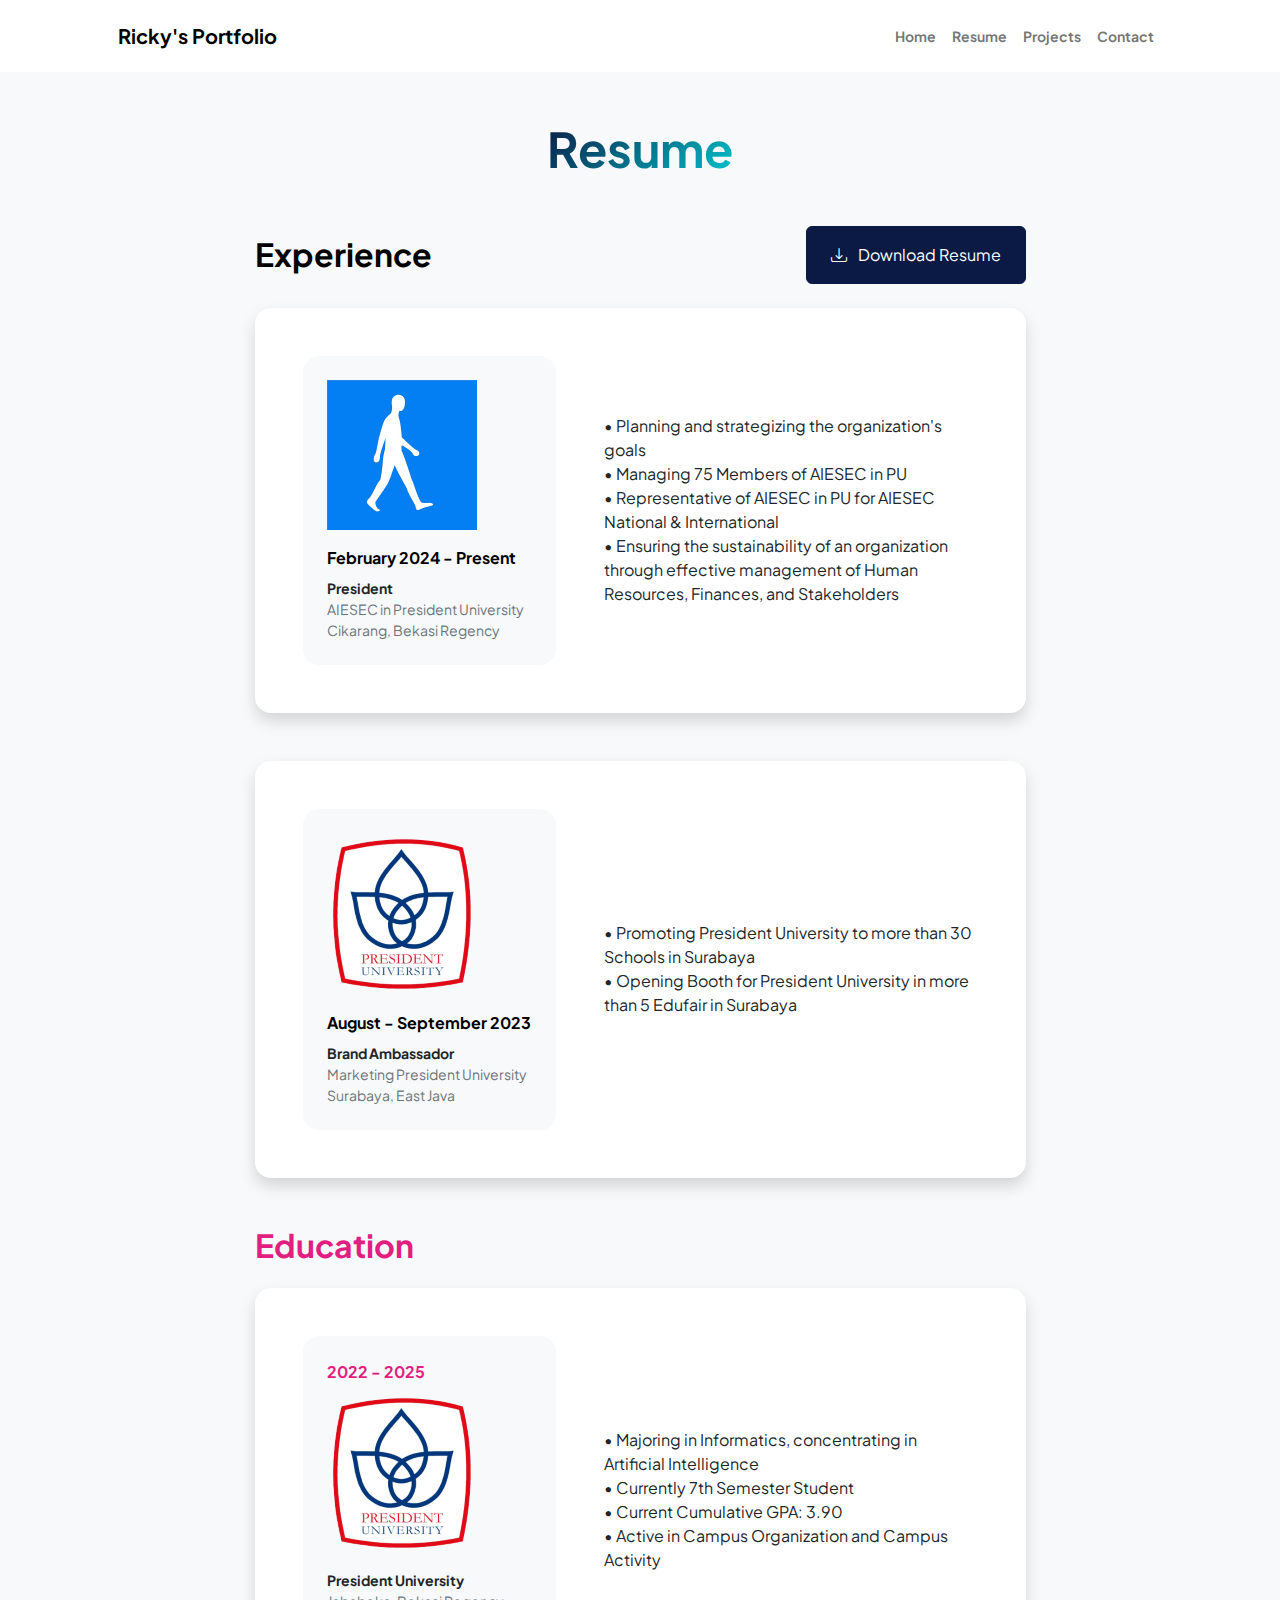
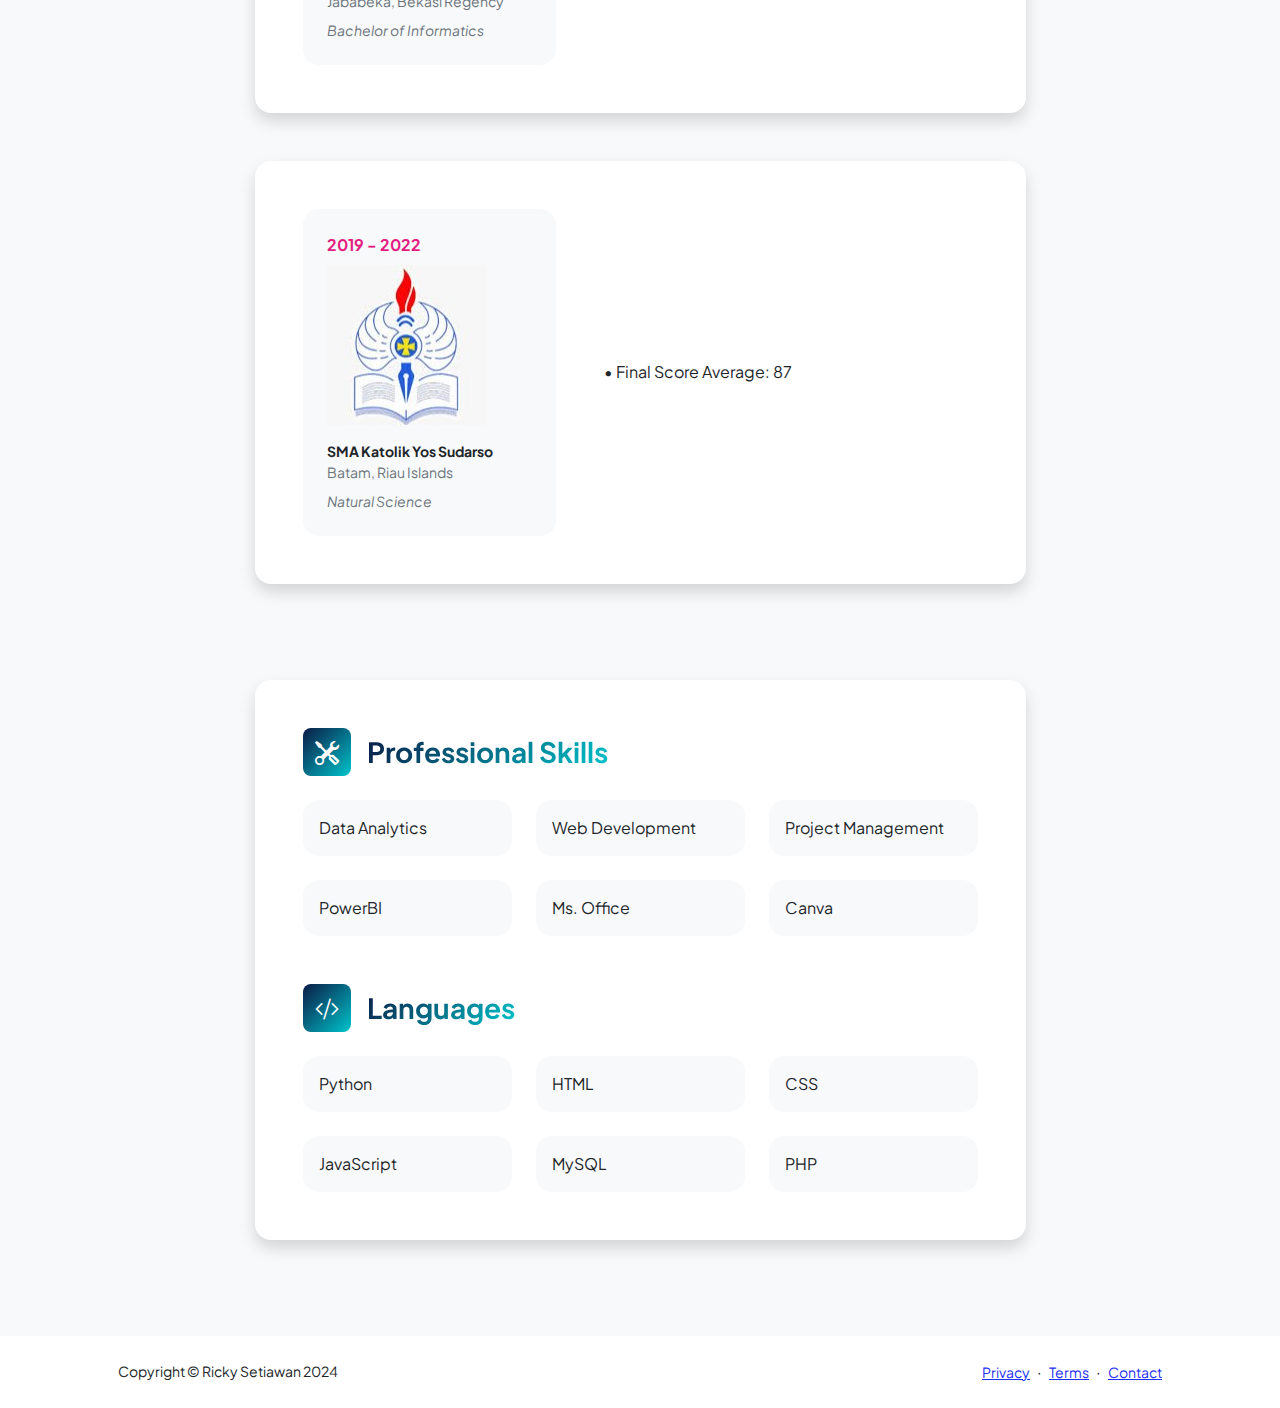
<file: resume.html>
<!DOCTYPE html>
<html lang="en">
    <head>
        <meta charset="utf-8" />
        <meta name="viewport" content="width=device-width, initial-scale=1, shrink-to-fit=no" />
        <meta name="description" content="" />
        <meta name="author" content="" />
        <title>Personal - Start Bootstrap Template</title>
        <!-- Favicon-->
        <link rel="icon" type="image/x-icon" href="assets/favicon.ico" />
        <!-- Custom Google font-->
        <link rel="preconnect" href="https://fonts.googleapis.com" />
        <link rel="preconnect" href="https://fonts.gstatic.com" crossorigin />
        <link href="https://fonts.googleapis.com/css2?family=Plus+Jakarta+Sans:wght@100;200;300;400;500;600;700;800;900&amp;display=swap" rel="stylesheet" />
        <!-- Bootstrap icons-->
        <link href="https://cdn.jsdelivr.net/npm/bootstrap-icons@1.8.1/font/bootstrap-icons.css" rel="stylesheet" />
        <!-- Core theme CSS (includes Bootstrap)-->
        <link href="css/styles.css" rel="stylesheet" />
    </head>
    <body class="d-flex flex-column h-100 bg-light">
        <main class="flex-shrink-0">
            <!-- Navigation-->
            <nav class="navbar navbar-expand-lg navbar-light bg-white py-3">
                <div class="container px-5">
                    <a class="navbar-brand" href="index.html"><span class="fw-bolder text-primary">Ricky's Portfolio</span></a>
                    <button class="navbar-toggler" type="button" data-bs-toggle="collapse" data-bs-target="#navbarSupportedContent" aria-controls="navbarSupportedContent" aria-expanded="false" aria-label="Toggle navigation"><span class="navbar-toggler-icon"></span></button>
                    <div class="collapse navbar-collapse" id="navbarSupportedContent">
                        <ul class="navbar-nav ms-auto mb-2 mb-lg-0 small fw-bolder">
                            <li class="nav-item"><a class="nav-link" href="index.html">Home</a></li>
                            <li class="nav-item"><a class="nav-link" href="resume.html">Resume</a></li>
                            <li class="nav-item"><a class="nav-link" href="projects.html">Projects</a></li>
                            <li class="nav-item"><a class="nav-link" href="index.html#contactblock">Contact</a></li>
                        </ul>
                    </div>
                </div>
            </nav>
            <!-- Page Content-->
            <div class="container px-5 my-5">
                <div class="text-center mb-5">
                    <h1 class="display-5 fw-bolder mb-0"><span class="text-gradient d-inline">Resume</span></h1>
                </div>
                <div class="row gx-5 justify-content-center">
                    <div class="col-lg-11 col-xl-9 col-xxl-8">
                        <!-- Experience Section-->
                        <section>
                            <div class="d-flex align-items-center justify-content-between mb-4">
                                <h2 class="text-primary fw-bolder mb-0">Experience</h2>
                                <!-- Download resume button-->
                                <!-- Note: Set the link href target to a PDF file within your project-->
                                <a class="btn btn-primary px-4 py-3" href="assets/CV-Ricky Setiawan.pdf" download="CV-Ricky.pdf">
                                    <div class="d-inline-block bi bi-download me-2"></div>
                                    Download Resume
                                </a>
                            </div>
                            <!-- Experience Card 1 -->
                            <div class="card shadow border-0 rounded-4 mb-5">
                                <div class="card-body p-5">
                                    <div class="row align-items-center gx-5">
                                        <div class="col text-center text-lg-start mb-4 mb-lg-0">
                                            <div class="bg-light p-4 rounded-4">
                                                <img src="assets/aiesec.png" alt="Company Logo" class="img-fluid mb-3">
                                                <div class="text-primary fw-bolder mb-2">February 2024 - Present</div>
                                                <div class="small fw-bolder">President</div>
                                                <div class="small text-muted">AIESEC in President University</div>
                                                <div class="small text-muted">Cikarang, Bekasi Regency</div>
                                            </div>
                                        </div>
                                        <div class="col-lg-7">
                                            <div>• Planning and strategizing the organization's goals <br>
                                                • Managing 75 Members of AIESEC in PU <br>
                                                • Representative of AIESEC in PU for AIESEC National & International <br>
                                                • Ensuring the sustainability of an organization through effective management of Human Resources, Finances, and Stakeholders <br></div>
                                        </div>
                                    </div>
                                </div>
                            </div>

                            <!-- Experience Card 2-->
                            <div class="card shadow border-0 rounded-4 mb-5">
                                <div class="card-body p-5">
                                    <div class="row align-items-center gx-5">
                                        <div class="col text-center text-lg-start mb-4 mb-lg-0">
                                            <div class="bg-light p-4 rounded-4" >
                                                <img src="assets/President_University_Logo.png" alt="Company Logo" class="img-fluid mb-3">
                                                <div class="text-primary fw-bolder mb-2">August - September 2023</div>
                                                <div class="small fw-bolder">Brand Ambassador</div>
                                                <div class="small text-muted">Marketing President University</div>
                                                <div class="small text-muted">Surabaya, East Java</div>
                                            </div>
                                        </div>
                                        <div class="col-lg-7"><div>• Promoting President University to more than 30 Schools in Surabaya <br>
                                            • Opening Booth for President University in more than 5 Edufair in Surabaya
                                            </div></div>
                                    </div>
                                </div>
                            </div>
                        </section>
                        <!-- Education Section-->
                        <section>
                            <h2 class="text-secondary fw-bolder mb-4">Education</h2>
                            <!-- Education Card 1-->
                            <div class="card shadow border-0 rounded-4 mb-5">
                                <div class="card-body p-5">
                                    <div class="row align-items-center gx-5">
                                        <div class="col text-center text-lg-start mb-4 mb-lg-0">
                                            <div class="bg-light p-4 rounded-4">
                                                <div class="text-secondary fw-bolder mb-2">2022 - 2025</div>
                                                <div class="mb-2">
                                                    <img src="assets/President_University_Logo.png" alt="Company Logo" class="img-fluid mb-3">
                                                    <div class="small fw-bolder">President University</div>
                                                    <div class="small text-muted">Jababeka, Bekasi Regency</div>
                                                </div>
                                                <div class="fst-italic">
                                                    <div class="small text-muted">Bachelor of Informatics</div>
                                                </div>
                                            </div>
                                        </div>
                                        <div class="col-lg-7"><div>
                                            • Majoring in Informatics, concentrating in Artificial Intelligence<br>
                                            • Currently 7th Semester Student<br>
                                            • Current Cumulative GPA: 3.90<br>
                                            • Active in Campus Organization and Campus Activity
                                            </div></div>
                                    </div>
                                </div>
                            </div>
                            <!-- Education Card 2-->
                            <div class="card shadow border-0 rounded-4 mb-5">
                                <div class="card-body p-5">
                                    <div class="row align-items-center gx-5">
                                        <div class="col text-center text-lg-start mb-4 mb-lg-0">
                                            <div class="bg-light p-4 rounded-4">
                                                <div class="text-secondary fw-bolder mb-2">2019 - 2022</div>
                                                <div class="mb-2">
                                                    <img src="assets/smakys.jpeg" alt="Company Logo" class="img-fluid mb-3">
                                                    <div class="small fw-bolder">SMA Katolik Yos Sudarso</div>
                                                    <div class="small text-muted">Batam, Riau Islands</div>
                                                </div>
                                                <div class="fst-italic">
                                                    <div class="small text-muted">Natural Science</div>
                                                </div>
                                            </div>
                                        </div>
                                        <div class="col-lg-7"><div>• Final Score Average: 87
                                        </div></div>
                                    </div>
                                </div>
                            </div>
                        </section>
                        <!-- Divider-->
                        <div class="pb-5"></div>
                        <!-- Skills Section-->
                        <section>
                            <!-- Skillset Card-->
                            <div class="card shadow border-0 rounded-4 mb-5">
                                <div class="card-body p-5">
                                    <!-- Professional skills list-->
                                    <div class="mb-5">
                                        <div class="d-flex align-items-center mb-4">
                                            <div class="feature bg-primary bg-gradient-primary-to-secondary text-white rounded-3 me-3"><i class="bi bi-tools"></i></div>
                                            <h3 class="fw-bolder mb-0"><span class="text-gradient d-inline">Professional Skills</span></h3>
                                        </div>
                                        <div class="row row-cols-1 row-cols-md-3 mb-4">
                                            <div class="col mb-4 mb-md-0"><div class="d-flex align-items-center bg-light rounded-4 p-3 h-100">Data Analytics</div></div>
                                            <div class="col mb-4 mb-md-0"><div class="d-flex align-items-center bg-light rounded-4 p-3 h-100">Web Development</div></div>
                                            <div class="col"><div class="d-flex align-items-center bg-light rounded-4 p-3 h-100">Project Management</div></div>
                                        </div>
                                        <div class="row row-cols-1 row-cols-md-3">
                                            <div class="col mb-4 mb-md-0"><div class="d-flex align-items-center bg-light rounded-4 p-3 h-100">PowerBI</div></div>
                                            <div class="col mb-4 mb-md-0"><div class="d-flex align-items-center bg-light rounded-4 p-3 h-100">Ms. Office</div></div>
                                            <div class="col"><div class="d-flex align-items-center bg-light rounded-4 p-3 h-100">Canva</div></div>
                                        </div>
                                    </div>
                                    <!-- Languages list-->
                                    <div class="mb-0">
                                        <div class="d-flex align-items-center mb-4">
                                            <div class="feature bg-primary bg-gradient-primary-to-secondary text-white rounded-3 me-3"><i class="bi bi-code-slash"></i></div>
                                            <h3 class="fw-bolder mb-0"><span class="text-gradient d-inline">Languages</span></h3>
                                        </div>
                                        <div class="row row-cols-1 row-cols-md-3 mb-4">
                                            <div class="col mb-4 mb-md-0"><div class="d-flex align-items-center bg-light rounded-4 p-3 h-100">Python</div></div>
                                            <div class="col mb-4 mb-md-0"><div class="d-flex align-items-center bg-light rounded-4 p-3 h-100">HTML</div></div>
                                            <div class="col"><div class="d-flex align-items-center bg-light rounded-4 p-3 h-100">CSS</div></div>
                                        </div>
                                        <div class="row row-cols-1 row-cols-md-3">
                                            <div class="col mb-4 mb-md-0"><div class="d-flex align-items-center bg-light rounded-4 p-3 h-100">JavaScript</div></div>
                                            <div class="col mb-4 mb-md-0"><div class="d-flex align-items-center bg-light rounded-4 p-3 h-100">MySQL</div></div>
                                            <div class="col"><div class="d-flex align-items-center bg-light rounded-4 p-3 h-100">PHP</div></div>
                                        </div>
                                    </div>
                                </div>
                            </div>
                        </section>
                    </div>
                </div>
            </div>
        </main>
        <!-- Footer-->
        <footer class="bg-white py-4 mt-auto">
            <div class="container px-5">
                <div class="row align-items-center justify-content-between flex-column flex-sm-row">
                    <div class="col-auto"><div class="small m-0">Copyright &copy; Ricky Setiawan 2024</div></div>
                    <div class="col-auto">
                        <a class="small" href="#!">Privacy</a>
                        <span class="mx-1">&middot;</span>
                        <a class="small" href="#!">Terms</a>
                        <span class="mx-1">&middot;</span>
                        <a class="small" href="#!">Contact</a>
                    </div>
                </div>
            </div>
        </footer>
        <!-- Bootstrap core JS-->
        <script src="https://cdn.jsdelivr.net/npm/bootstrap@5.2.3/dist/js/bootstrap.bundle.min.js"></script>
        <!-- Core theme JS-->
        <script src="js/scripts.js"></script>
    </body>
</html>
</file>
